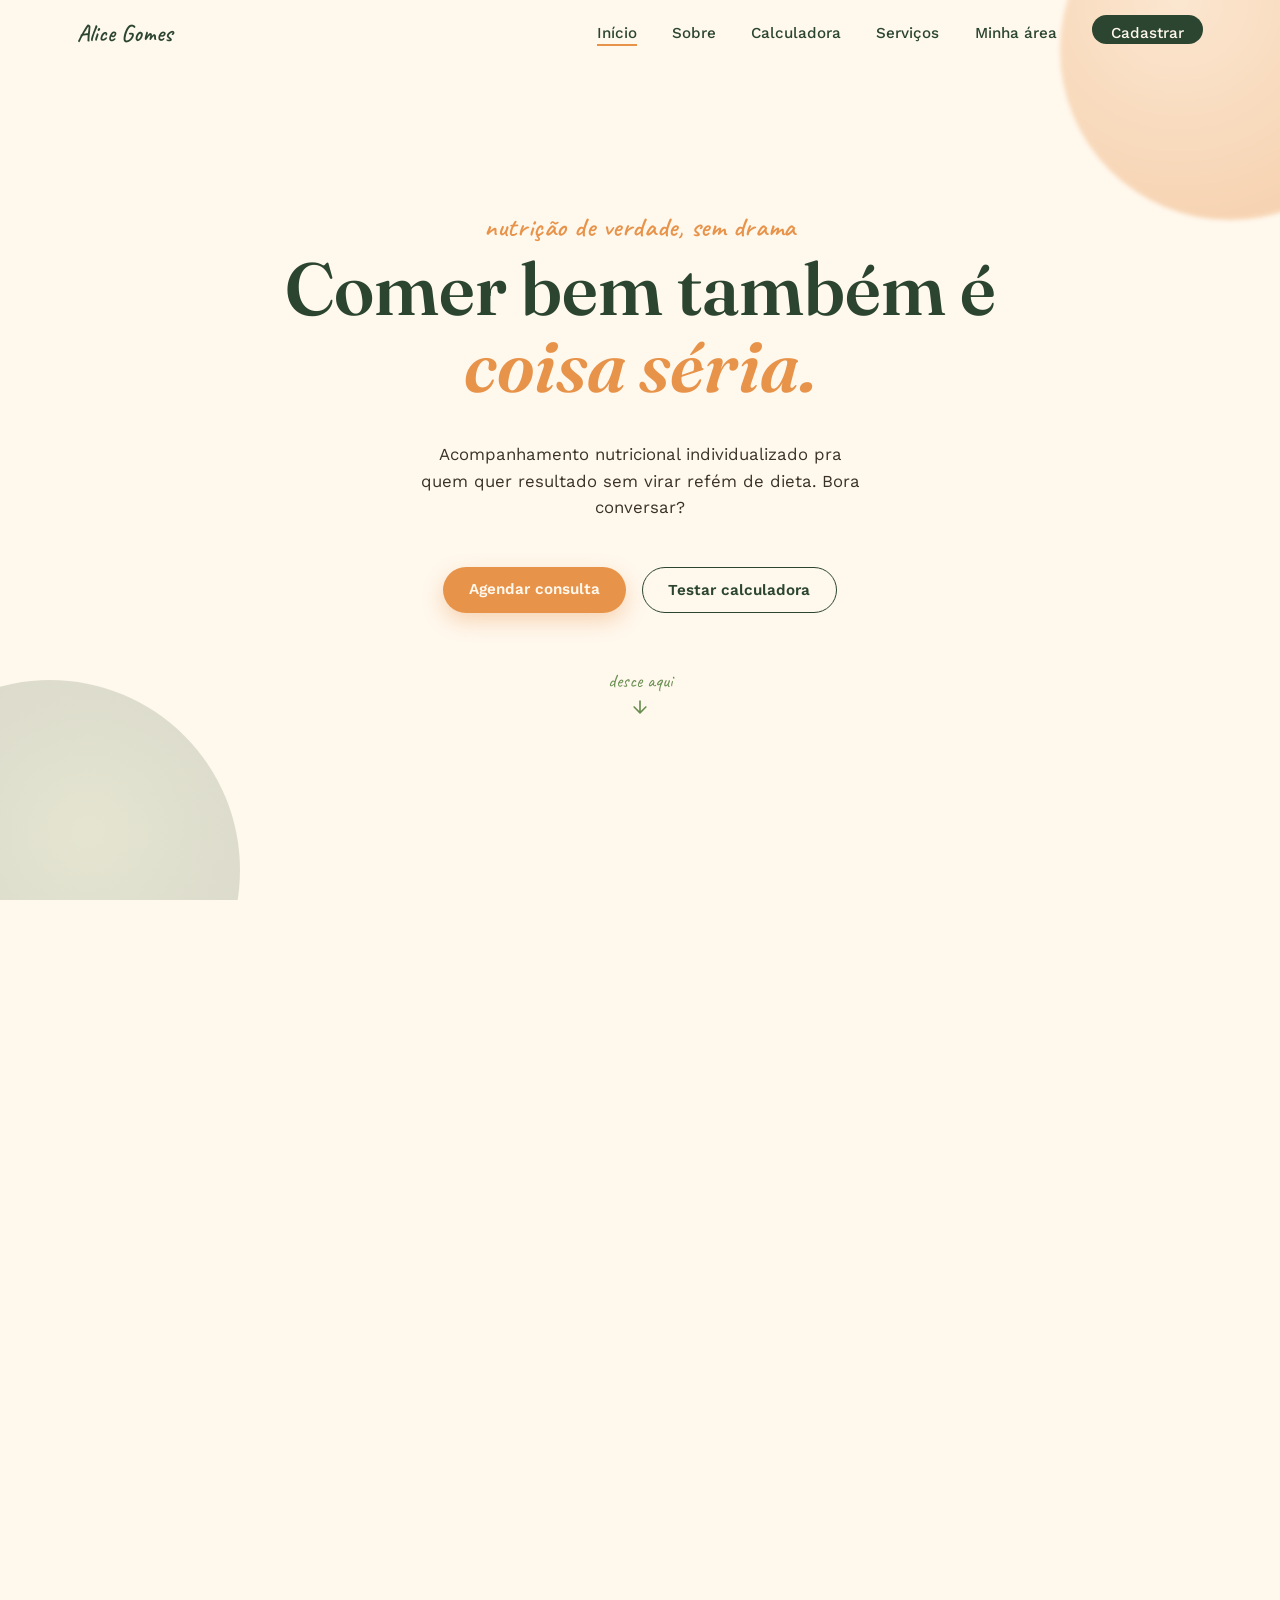
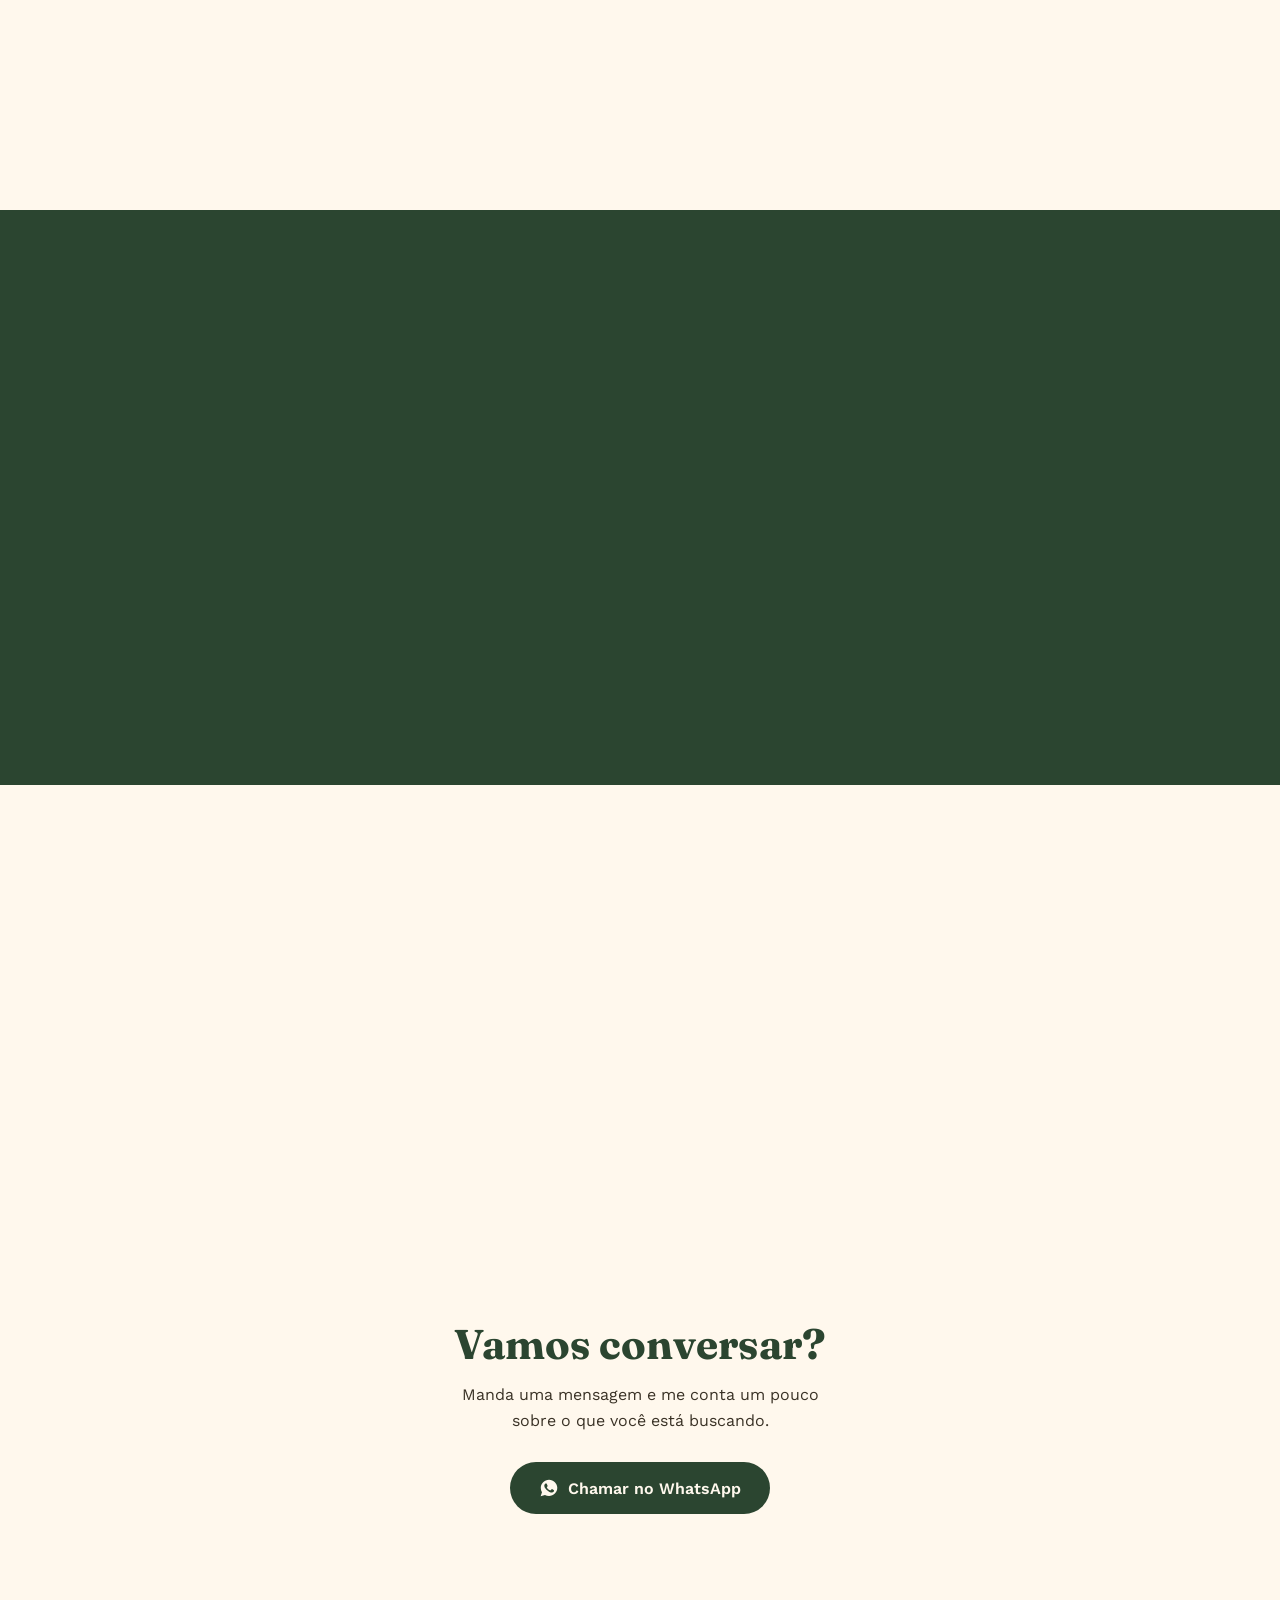
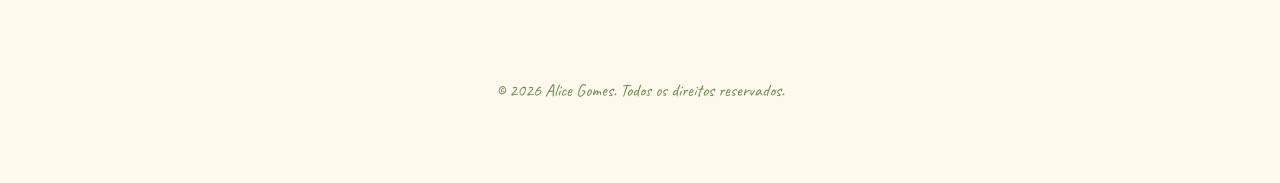
<file: index.html>
<!DOCTYPE html>
<html lang="pt-BR">

<head>
    <meta charset="UTF-8">
    <meta name="viewport" content="width=device-width, initial-scale=1.0">
    <title>Alice Gomes - Nutricionista</title>
    <link rel="preconnect" href="https://fonts.googleapis.com">
    <link
        href="https://fonts.googleapis.com/css2?family=Fraunces:ital,opsz,wght@0,9..144,400;0,9..144,600;1,9..144,500&family=Work+Sans:wght@400;500;600&family=Caveat:wght@500;600&display=swap"
        rel="stylesheet">
    <link rel="stylesheet" href="./css/style.css">
</head>

<body>

    <nav class="site-nav">
        <a href="./index.html" class="nav-logo">Alice Gomes</a>
        <ul class="nav-links">
            <li><a href="./index.html" class="active">Início</a></li>
            <li><a href="./pages/sobre.html">Sobre</a></li>
            <li><a href="#calculadora">Calculadora</a></li>
            <li><a href="#servicos">Serviços</a></li>
            <li><a href="./pages/area-paciente.html">Minha área</a></li>
            <li><a href="./pages/cadastro.html" class="nav-cta">Cadastrar</a></li>
        </ul>
        <button class="nav-toggle" aria-label="Abrir menu">
            <span></span><span></span><span></span>
        </button>
    </nav>

    <section class="hero">
        <p class="eyebrow reveal" style="animation-delay:.05s">nutrição de verdade, sem drama</p>
        <h1 class="reveal" style="animation-delay:.15s">Comer bem também é <em>coisa séria.</em></h1>
        <p class="sub reveal" style="animation-delay:.25s">
            Acompanhamento nutricional individualizado pra quem quer resultado
            sem virar refém de dieta. Bora conversar?
        </p>
        <div class="hero-ctas reveal" style="animation-delay:.32s">
            <a href="#contato" class="btn-primary">Agendar consulta</a>
            <a href="#calculadora" class="btn-ghost">Testar calculadora</a>
        </div>
        <div class="scroll-cue reveal" style="animation-delay:.4s">
            <span>desce aqui</span>
            <svg width="20" height="20" viewBox="0 0 24 24" fill="none" stroke="currentColor" stroke-width="2"
                stroke-linecap="round" stroke-linejoin="round">
                <path d="M12 5v14M5 12l7 7 7-7" />
            </svg>
        </div>
    </section>

    <section class="calc" id="calculadora">
        <div class="section-head">
            <span class="eyebrow reveal">calculadora</span>
            <h2 class="reveal" style="animation-delay:.05s">Quanto você precisa comer por dia?</h2>
        </div>

        <form id="calc-form" class="calc-wrap reveal" style="animation-delay:.1s" onsubmit="return false">
            <div>
                <div class="calc-toggle">
                    <button type="button" data-gender="f" class="active">Mulher</button>
                    <button type="button" data-gender="m">Homem</button>
                </div>
                <div class="calc-field">
                    <label for="calc-weight">Peso (kg)</label>
                    <input type="number" id="calc-weight" value="65" min="30" max="250">
                </div>
                <div class="calc-field">
                    <label for="calc-height">Altura (cm)</label>
                    <input type="number" id="calc-height" value="165" min="120" max="230">
                </div>
                <div class="calc-field">
                    <label for="calc-age">Idade</label>
                    <input type="number" id="calc-age" value="28" min="14" max="100">
                </div>
                <div class="calc-field">
                    <label for="calc-activity">Nível de atividade</label>
                    <select id="calc-activity">
                        <option value="1.2">Sedentário</option>
                        <option value="1.375" selected>Leve (1-3x/semana)</option>
                        <option value="1.55">Moderado (3-5x/semana)</option>
                        <option value="1.725">Intenso (6-7x/semana)</option>
                        <option value="1.9">Atleta</option>
                    </select>
                </div>
            </div>

            <div class="calc-result">
                <span class="label">seu gasto energético estimado</span>
                <span class="value"><span id="calc-result-value">--</span> <span class="unit">kcal/dia</span></span>
                <div class="breakdown">
                    <div><span>Taxa metabólica basal</span><span id="calc-bmr">--</span></div>
                    <div><span>Proteína / dia</span><span id="calc-protein">--</span></div>
                    <div><span>Carboidrato / dia</span><span id="calc-carb">--</span></div>
                    <div><span>Gordura / dia</span><span id="calc-fat">--</span></div>
                </div>
            </div>

            <p class="calc-disclaimer">Estimativa pela fórmula de Mifflin-St Jeor. Não substitui uma consulta —
                é só pra você ter uma ideia antes de conversarmos de verdade.</p>
        </form>
    </section>

    <section class="services" id="servicos">
        <div class="section-head">
            <span class="eyebrow reveal" style="color:var(--citrus-light)">como eu ajudo</span>
            <h2 class="reveal" style="animation-delay:.05s;color:var(--cream)">Serviços</h2>
        </div>
        <div class="services-grid">
            <div class="service-card reveal" style="animation-delay:.05s">
                <div class="citrus-frame small">
                    <div class="inner"><span>1</span></div>
                    <div class="rim"></div>
                </div>
                <h3>Consulta individual</h3>
                <p>Anamnese completa, plano alimentar sob medida e retornos de acompanhamento.</p>
            </div>
            <div class="service-card reveal" style="animation-delay:.12s">
                <div class="citrus-frame small">
                    <div class="inner"><span>2</span></div>
                    <div class="rim"></div>
                </div>
                <h3>Reeducação alimentar</h3>
                <p>Mudança de hábitos sem restrição extrema, no seu ritmo e com o que você gosta de comer.</p>
            </div>
            <div class="service-card reveal" style="animation-delay:.19s">
                <div class="citrus-frame small">
                    <div class="inner"><span>3</span></div>
                    <div class="rim"></div>
                </div>
                <h3>Nutrição esportiva</h3>
                <p>Ajuste de dieta pra performance, ganho de massa ou composição corporal.</p>
            </div>
        </div>
    </section>

    <section class="testimonials">
        <div class="section-head">
            <span class="eyebrow reveal">quem já passou por aqui</span>
            <h2 class="reveal" style="animation-delay:.05s">Depoimentos</h2>
        </div>
        <div class="testi-wrap reveal" style="animation-delay:.1s">
            <div class="testi-slide active">
                <p>"Nunca me senti julgada. Pela primeira vez consegui manter uma rotina alimentar de verdade."</p>
                <div class="who">— Marina T.</div>
            </div>
            <div class="testi-slide">
                <p>"O plano se encaixou na minha vida, não o contrário. Isso fez toda diferença."</p>
                <div class="who">— Rafael C.</div>
            </div>
            <div class="testi-slide">
                <p>"Simples, direta e muito atenciosa. Recomendo de olhos fechados."</p>
                <div class="who">— Juliana P.</div>
            </div>
            <div class="testi-dots">
                <button class="active" aria-label="Depoimento 1"></button>
                <button aria-label="Depoimento 2"></button>
                <button aria-label="Depoimento 3"></button>
            </div>
        </div>
    </section>

    <section class="contact" id="contato">
        <h2>Vamos conversar?</h2>
        <p>Manda uma mensagem e me conta um pouco sobre o que você está buscando.</p>
        <a class="whatsapp-btn" id="whatsapp-link" href="#" target="_blank" rel="noopener">
            <svg width="20" height="20" viewBox="0 0 24 24" fill="currentColor">
                <path
                    d="M12.04 2C6.58 2 2.13 6.45 2.13 11.91c0 1.87.5 3.62 1.44 5.13L2 22l5.13-1.54a9.9 9.9 0 0 0 4.9 1.28h.01c5.46 0 9.9-4.45 9.9-9.91C21.95 6.45 17.5 2 12.04 2Zm5.8 14.02c-.24.68-1.4 1.3-1.94 1.38-.5.08-1.12.11-1.8-.11-.42-.13-.95-.31-1.64-.6-2.88-1.24-4.77-4.12-4.91-4.31-.14-.19-1.18-1.57-1.18-3 0-1.42.75-2.12 1.02-2.41.27-.29.58-.36.78-.36.19 0 .39 0 .56.01.18.01.42-.07.66.5.24.58.83 2 .9 2.15.07.15.12.32.02.51-.1.19-.15.31-.3.48-.15.17-.31.38-.44.51-.15.15-.3.31-.13.6.17.29.75 1.24 1.62 2.01 1.11.99 2.05 1.3 2.34 1.45.29.15.46.13.63-.08.17-.21.72-.84.91-1.13.19-.29.38-.24.64-.14.26.1 1.65.78 1.93.92.28.14.47.21.53.33.06.12.06.68-.18 1.36Z" />
            </svg>
            Chamar no WhatsApp
        </a>
    </section>

    <script>
        const numeroWhatsapp = "5521975759828";
        const mensagemWhatsapp = "Oi, Alice! Vi seu site e queria saber mais sobre o acompanhamento nutricional.";

        document.getElementById('whatsapp-link').href =
            `https://wa.me/${numeroWhatsapp}?text=${encodeURIComponent(mensagemWhatsapp)}`;
    </script>

    <footer>
        <p>&copy; 2026 Alice Gomes. Todos os direitos reservados.</p>
    </footer>

    <script src="./js/script.js"></script>

</body>

</html>
</file>
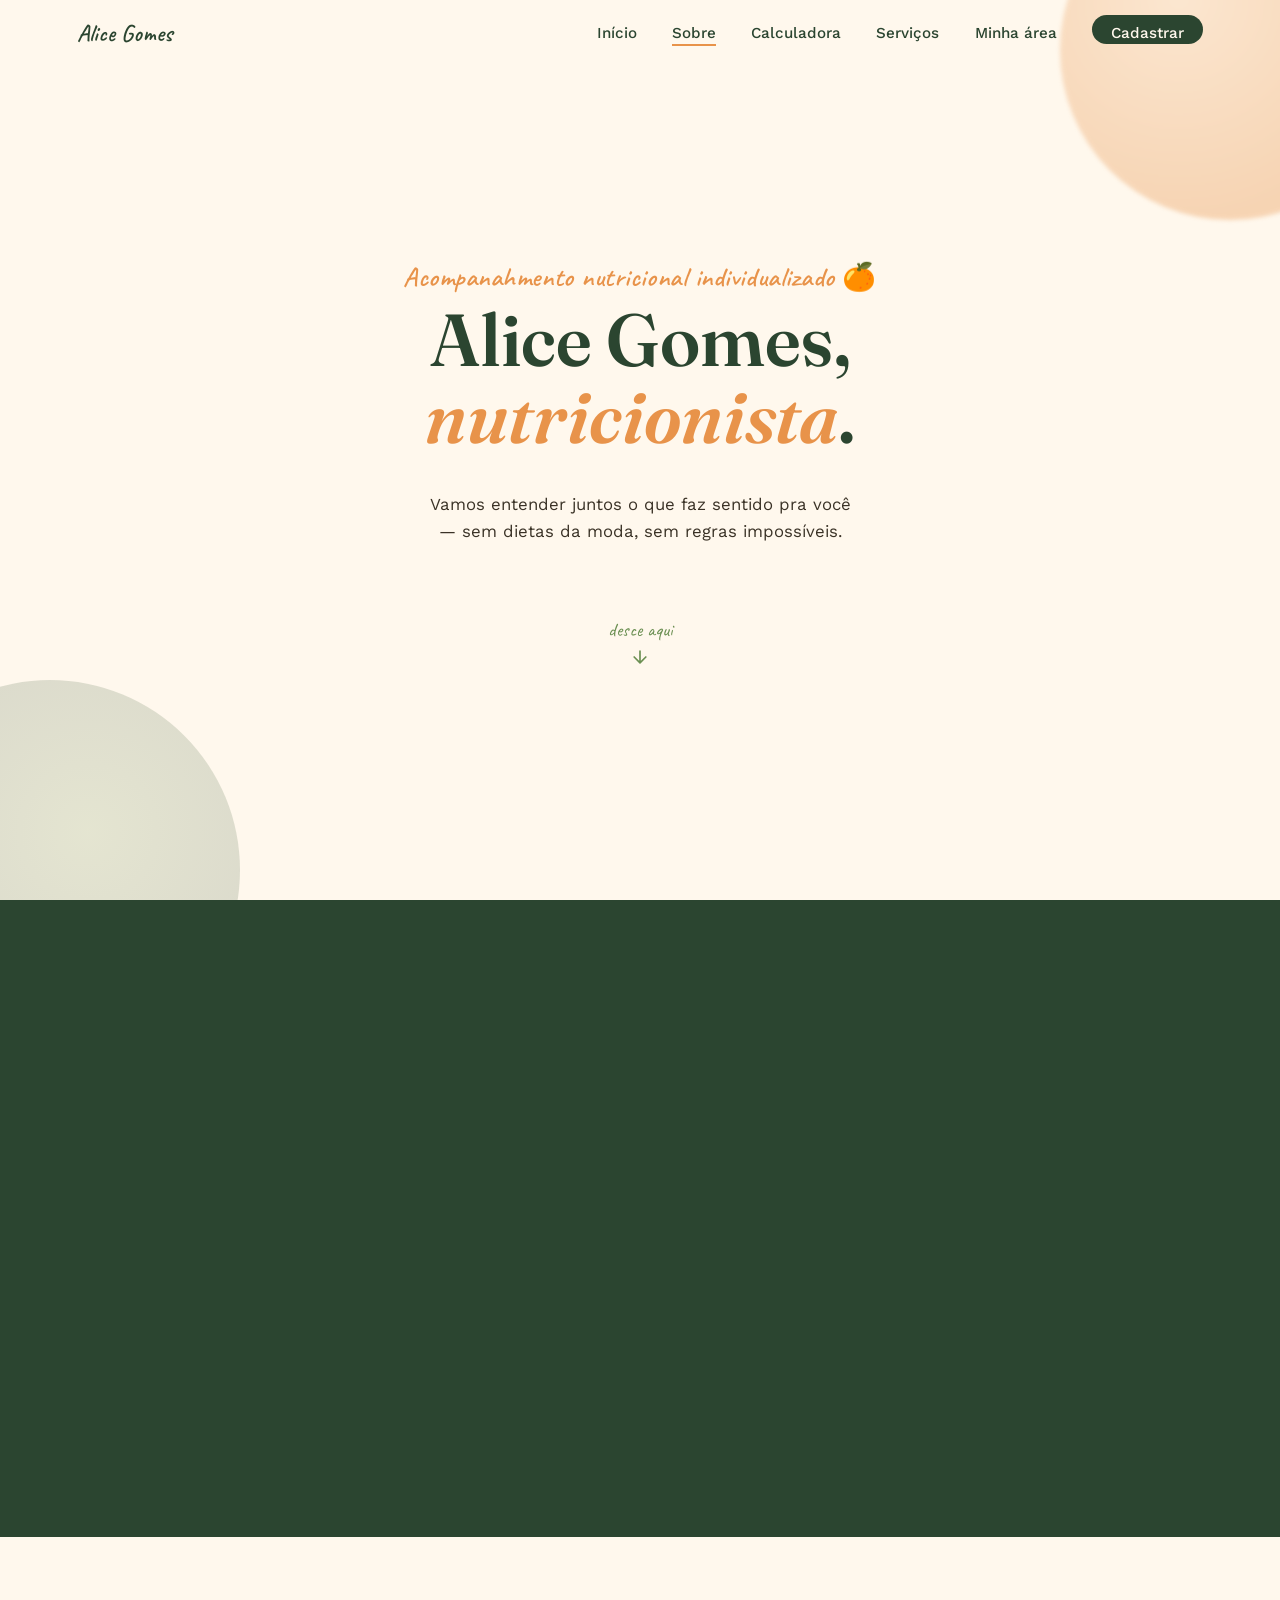
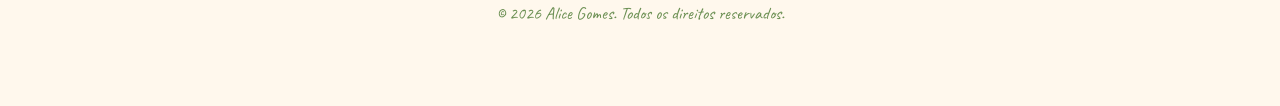
<file: pages/sobre.html>
<!DOCTYPE html>
<html lang="pt-BR">

<head>
    <meta charset="UTF-8">
    <meta name="viewport" content="width=device-width, initial-scale=1.0">
    <title>Sobre - Alice Gomes</title>
    <link rel="preconnect" href="https://fonts.googleapis.com">
    <link
        href="https://fonts.googleapis.com/css2?family=Fraunces:ital,opsz,wght@0,9..144,400;0,9..144,600;1,9..144,500&family=Work+Sans:wght@400;500;600&family=Caveat:wght@500;600&display=swap"
        rel="stylesheet">
    <link rel="stylesheet" href="../css/style.css">
</head>

<body>

    <nav class="site-nav">
        <a href="../index.html" class="nav-logo">Alice Gomes</a>
        <ul class="nav-links">
            <li><a href="../index.html">Início</a></li>
            <li><a href="./sobre.html" class="active">Sobre</a></li>
            <li><a href="../index.html#calculadora">Calculadora</a></li>
            <li><a href="../index.html#servicos">Serviços</a></li>
            <li><a href="area-paciente.html">Minha área</a></li>
            <li><a href="cadastro.html" class="nav-cta">Cadastrar</a></li>
        </ul>
        <button class="nav-toggle" aria-label="Abrir menu">
            <span></span><span></span><span></span>
        </button>
    </nav>

    <section class="hero">
        <p class="eyebrow reveal" style="animation-delay:.05s">Acompanahmento nutricional individualizado 🍊</p>
        <h1 class="reveal" style="animation-delay:.15s">Alice Gomes,<br><em>nutricionista</em>.</h1>
        <p class="sub reveal" style="animation-delay:.25s">
            Vamos entender juntos o que faz sentido pra você — sem dietas da moda, sem regras impossíveis.
        </p>
        <div class="scroll-cue reveal" style="animation-delay:.35s">
            <span>desce aqui</span>
            <svg width="20" height="20" viewBox="0 0 24 24" fill="none" stroke="currentColor" stroke-width="2"
                stroke-linecap="round" stroke-linejoin="round">
                <path d="M12 5v14M5 12l7 7 7-7" />
            </svg>
        </div>
    </section>

    <section class="about">
        <div class="about-card">
            <div class="citrus-frame reveal" style="animation-delay:0s">
                <div class="inner">
                    <img src="../img/perfil.png" alt="Foto de Alice Gomes">
                </div>
                <div class="rim"></div>
            </div>
            <div class="about-text">
                <h2 class="reveal" style="animation-delay:.1s">Sobre</h2>
                <p class="reveal" style="animation-delay:.2s">
                    Alice está terminando a faculdade de Nutrição e construiu esse espaço
                    como o consultório que ela quer ter: sem dieta da moda, sem culpa,
                    com espaço pra ciência e pra vida real acontecendo ao mesmo tempo.
                </p>
                <p class="reveal" style="animation-delay:.2s">
                    Assim que o CRN sair, os atendimentos começam por aqui. Até lá, esse
                    espaço vai sendo construído e testado com eficiência.
                </p>
                <div class="nota reveal" style="animation-delay:.3s">Nutrição não é sobre restrição, é sobre entender o seu corpo</div>
                <div class="updated reveal" style="animation-delay:.4s">atualizado pela última vez em 16 de julho de
                    2026
                </div>
                <a class="about-link reveal" style="animation-delay:.5s" href="../index.html#contato">me chama pra
                    conversar →</a>
            </div>
        </div>
    </section>

    <footer>
        <p>&copy; 2026 Alice Gomes. Todos os direitos reservados.</p>
    </footer>

    <script src="../js/script.js"></script>

</body>

</html>
</file>
<file: css/style.css>
:root {
    --cream: #FFF8ED;
    --forest: #2B4530;
    --leaf: #6B8F52;
    --citrus: #E8934A;
    --citrus-light: #F6C79B;
    --blush: #F2A9A0;
    --ink: #3A3226;
}

* {
    box-sizing: border-box;
}

html {
    scroll-behavior: smooth;
}

body {
    margin: 0;
    background: var(--cream);
    color: var(--ink);
    font-family: 'Work Sans', sans-serif;
    -webkit-font-smoothing: antialiased;
}

a {
    color: inherit;
}

@media (prefers-reduced-motion: reduce) {
    * {
        animation: none !important;
        transition: none !important;
    }

    .reveal {
        opacity: 1 !important;
    }
}

.reveal {
    opacity: 0;
}

.reveal.in-view {
    animation: riseIn .8s ease forwards;
}

@keyframes riseIn {
    from {
        opacity: 0;
        transform: translateY(14px);
    }

    to {
        opacity: 1;
        transform: translateY(0);
    }
}

@keyframes bob {

    0%,
    100% {
        transform: translateY(0);
    }

    50% {
        transform: translateY(6px);
    }
}

.site-nav {
    position: fixed;
    top: 0;
    left: 0;
    width: 100%;
    z-index: 50;
    display: flex;
    align-items: center;
    justify-content: space-between;
    padding: 1.1rem 6vw;
    background: transparent;
    transition: background .35s ease, box-shadow .35s ease, padding .35s ease;
}

.site-nav.scrolled {
    background: rgba(255, 248, 237, .92);
    backdrop-filter: blur(6px);
    box-shadow: 0 2px 18px rgba(43, 69, 48, .08);
    padding: .7rem 6vw;
}

.nav-logo {
    font-family: 'Caveat', cursive;
    font-size: 1.5rem;
    font-weight: 600;
    color: var(--forest);
    text-decoration: none;
}

.nav-links {
    display: flex;
    gap: 2.2rem;
    list-style: none;
    margin: 0;
    padding: 0;
}

.nav-links a {
    font-size: .95rem;
    font-weight: 500;
    text-decoration: none;
    color: var(--forest);
    position: relative;
    padding-bottom: 2px;
}

.nav-links a::after {
    content: "";
    position: absolute;
    left: 0;
    bottom: -2px;
    width: 0;
    height: 2px;
    background: var(--citrus);
    transition: width .25s ease;
}

.nav-links a:hover::after,
.nav-links a.active::after {
    width: 100%;
}

.nav-cta {
    background: var(--forest);
    color: var(--cream) !important;
    padding: .55rem 1.2rem;
    border-radius: 999px;
    font-size: .9rem;
    font-weight: 600;
    text-decoration: none;
    transition: transform .2s ease, background .2s ease;
}

.nav-cta:hover {
    background: var(--citrus);
    transform: translateY(-1px);
}

.nav-toggle {
    display: none;
    background: none;
    border: none;
    cursor: pointer;
    padding: .4rem;
}

.nav-toggle span {
    display: block;
    width: 24px;
    height: 2px;
    background: var(--forest);
    margin: 5px 0;
    transition: transform .25s ease, opacity .25s ease;
}

@media (max-width: 760px) {
    .nav-links {
        position: fixed;
        top: 0;
        right: 0;
        height: 100vh;
        width: min(78vw, 320px);
        background: var(--forest);
        flex-direction: column;
        justify-content: center;
        align-items: flex-start;
        gap: 1.8rem;
        padding: 2rem 2.4rem;
        transform: translateX(100%);
        transition: transform .35s ease;
    }

    .nav-links.open {
        transform: translateX(0);
    }

    .nav-links a {
        color: var(--cream);
        font-size: 1.15rem;
    }

    .nav-cta {
        background: var(--citrus);
    }

    .nav-toggle {
        display: block;
        z-index: 60;
    }

    .nav-toggle.open span:nth-child(1) {
        transform: translateY(7px) rotate(45deg);
    }

    .nav-toggle.open span:nth-child(2) {
        opacity: 0;
    }

    .nav-toggle.open span:nth-child(3) {
        transform: translateY(-7px) rotate(-45deg);
    }
}

.hero {
    min-height: 100vh;
    display: flex;
    flex-direction: column;
    align-items: center;
    justify-content: center;
    text-align: center;
    padding: 6vh 6vw;
    position: relative;
    overflow: hidden;
}

.hero::before {
    content: "";
    position: absolute;
    top: -120px;
    right: -120px;
    width: 340px;
    height: 340px;
    border-radius: 50%;
    background: radial-gradient(circle at 35% 35%, var(--citrus-light), var(--citrus) 70%);
    opacity: .35;
    filter: blur(2px);
}

.hero::after {
    content: "";
    position: absolute;
    bottom: -160px;
    left: -140px;
    width: 380px;
    height: 380px;
    border-radius: 50%;
    background: radial-gradient(circle at 60% 40%, var(--leaf), var(--forest) 75%);
    opacity: .18;
}

.eyebrow {
    font-family: 'Caveat', cursive;
    font-size: clamp(1.3rem, 2.2vw, 1.7rem);
    color: var(--citrus);
    font-weight: 600;
    letter-spacing: .02em;
    margin-bottom: .4rem;
}

.hero h1 {
    font-family: 'Fraunces', serif;
    font-weight: 600;
    font-size: clamp(2.4rem, 6vw, 4.6rem);
    line-height: 1.05;
    color: var(--forest);
    max-width: 16ch;
    margin: 0 0 1.2rem 0;
}

.hero h1 em {
    font-style: italic;
    color: var(--citrus);
}

.hero p.sub {
    max-width: 44ch;
    font-size: 1.05rem;
    line-height: 1.6;
    color: var(--ink);
}

.hero-ctas {
    display: flex;
    gap: 1rem;
    margin-top: 1.8rem;
    flex-wrap: wrap;
    justify-content: center;
}

.btn-primary,
.btn-ghost {
    font-family: 'Work Sans', sans-serif;
    font-weight: 600;
    font-size: .95rem;
    padding: .8rem 1.6rem;
    border-radius: 999px;
    text-decoration: none;
    transition: transform .2s ease, background .2s ease, box-shadow .2s ease;
}

.btn-primary {
    background: var(--citrus);
    color: var(--cream);
    box-shadow: 0 8px 20px rgba(232, 147, 74, .35);
}

.btn-primary:hover {
    transform: translateY(-2px);
    box-shadow: 0 12px 24px rgba(232, 147, 74, .45);
}

.btn-ghost {
    background: transparent;
    color: var(--forest);
    border: 1.5px solid var(--forest);
}

.btn-ghost:hover {
    background: var(--forest);
    color: var(--cream);
}

.scroll-cue {
    margin-top: 3.5rem;
    font-family: 'Caveat', cursive;
    font-size: 1.2rem;
    color: var(--leaf);
    display: flex;
    flex-direction: column;
    align-items: center;
    gap: .3rem;
}

.scroll-cue svg {
    animation: bob 1.8s ease-in-out infinite;
}

.section-head {
    text-align: center;
    max-width: 46ch;
    margin: 0 auto 3.2rem;
}

.section-head .eyebrow {
    display: block;
}

.section-head h2 {
    font-family: 'Fraunces', serif;
    font-weight: 600;
    font-size: clamp(1.8rem, 4vw, 2.6rem);
    color: var(--forest);
    margin: 0;
}

.about {
    background: var(--forest);
    color: var(--cream);
    padding: 9vh 6vw;
    display: flex;
    justify-content: center;
}

.about-card {
    display: flex;
    flex-direction: column;
    align-items: center;
    text-align: center;
    gap: 2rem;
    max-width: 820px;
    width: 100%;
}

@media (min-width: 641px) {
    .about-card {
        flex-direction: row;
        align-items: center;
        text-align: left;
        gap: 3.2rem;
    }
}

.citrus-frame {
    width: 150px;
    height: 150px;
    border-radius: 50%;
    flex-shrink: 0;
    position: relative;
    background: repeating-conic-gradient(from 0deg, var(--citrus-light) 0deg 14deg, var(--citrus) 14deg 28deg);
    padding: 10px;
    transition: transform .4s ease;
}

@media (min-width: 641px) {
    .citrus-frame {
        width: 200px;
        height: 200px;
    }
}

.citrus-frame:hover {
    transform: rotate(6deg) scale(1.03);
}

.citrus-frame .inner {
    width: 100%;
    height: 100%;
    border-radius: 50%;
    background: var(--cream);
    display: flex;
    align-items: center;
    justify-content: center;
    position: relative;
    overflow: hidden;
}

.citrus-frame .inner span {
    font-family: 'Fraunces', serif;
    font-style: italic;
    font-size: 3.4rem;
    color: var(--forest);
}

.citrus-frame .rim {
    position: absolute;
    inset: 6px;
    border-radius: 50%;
    border: 2px dashed rgba(255, 255, 255, .55);
}

.inner img {
    width: 100%;
}

.citrus-frame.small {
    width: 92px;
    height: 92px;
    padding: 6px;
}

.citrus-frame.small .inner span {
    font-size: 1.6rem;
}

.about-text h2 {
    font-family: 'Caveat', cursive;
    color: var(--citrus-light);
    font-size: 1.4rem;
    margin: 0 0 .6rem 0;
    font-weight: 600;
}

.about-text p {
    font-family: 'Fraunces', serif;
    font-size: 1.15rem;
    line-height: 1.55;
    margin: 0 auto 1.4rem;
    max-width: 32ch;
}

@media (min-width: 641px) {
    .about-text p {
        font-size: 1.35rem;
        margin: 0 0 1.4rem 0;
        max-width: 38ch;
    }
}

.nota {
    display: inline-block;
    font-family: 'Caveat', cursive;
    font-size: 1.25rem;
    color: var(--forest);
    background: var(--citrus-light);
    padding: .6rem 1.1rem;
    border-radius: 14px 4px 14px 4px;
    transform: rotate(-2deg);
    box-shadow: 0 6px 14px rgba(0, 0, 0, .18);
}

.updated {
    margin-top: 1rem;
    font-size: .8rem;
    letter-spacing: .04em;
    text-transform: uppercase;
    color: rgba(255, 248, 237, .55);
}

.about-link {
    display: inline-block;
    margin-top: 1.4rem;
    font-family: 'Caveat', cursive;
    font-size: 1.3rem;
    color: var(--citrus-light);
    text-decoration: underline;
    text-underline-offset: 4px;
}

.calc {
    padding: 9vh 6vw;
    background: var(--cream);
}

.calc-wrap {
    max-width: 920px;
    margin: 0 auto;
    display: grid;
    grid-template-columns: 1fr 1fr;
    gap: 2.4rem;
    background: #fff;
    border: 1.5px solid rgba(43, 69, 48, .12);
    border-radius: 24px;
    padding: 2.6rem;
    box-shadow: 0 20px 44px rgba(43, 69, 48, .08);
}

@media (max-width: 760px) {
    .calc-wrap {
        grid-template-columns: 1fr;
        padding: 1.8rem;
        gap: 1.6rem;
    }
}

.calc-field {
    margin-bottom: 1.2rem;
}

.calc-field label {
    display: block;
    font-size: .85rem;
    font-weight: 600;
    color: var(--forest);
    margin-bottom: .4rem;
}

.calc-field input,
.calc-field select {
    width: 100%;
    padding: .7rem .9rem;
    border-radius: 10px;
    border: 1.5px solid rgba(43, 69, 48, .2);
    font-family: 'Work Sans', sans-serif;
    font-size: .95rem;
    background: var(--cream);
    color: var(--ink);
}

.calc-field input:focus,
.calc-field select:focus {
    outline: 2px solid var(--citrus);
    outline-offset: 1px;
}

.calc-toggle {
    display: flex;
    gap: .6rem;
    margin-bottom: 1.4rem;
}

.calc-toggle button {
    flex: 1;
    padding: .6rem;
    border-radius: 999px;
    border: 1.5px solid var(--forest);
    background: transparent;
    color: var(--forest);
    font-weight: 600;
    font-size: .85rem;
    cursor: pointer;
    transition: background .2s ease, color .2s ease;
}

.calc-toggle button.active {
    background: var(--forest);
    color: var(--cream);
}

.calc-result {
    background: var(--forest);
    color: var(--cream);
    border-radius: 18px;
    padding: 2rem;
    display: flex;
    flex-direction: column;
    align-items: center;
    justify-content: center;
    text-align: center;
    position: relative;
    overflow: hidden;
}

.calc-result::before {
    content: "";
    position: absolute;
    width: 220px;
    height: 220px;
    border-radius: 50%;
    background: radial-gradient(circle, var(--citrus) 0%, transparent 70%);
    opacity: .25;
    top: -60px;
    right: -60px;
}

.calc-result .label {
    font-family: 'Caveat', cursive;
    font-size: 1.2rem;
    color: var(--citrus-light);
    margin-bottom: .3rem;
}

.calc-result .value {
    font-family: 'Fraunces', serif;
    font-size: clamp(2.4rem, 6vw, 3.2rem);
    font-weight: 600;
    line-height: 1;
}

.calc-result .unit {
    font-size: 1rem;
    font-weight: 400;
    opacity: .8;
}

.calc-result .breakdown {
    margin-top: 1.6rem;
    width: 100%;
    display: flex;
    flex-direction: column;
    gap: .5rem;
    font-size: .82rem;
    position: relative;
}

.calc-result .breakdown div {
    display: flex;
    justify-content: space-between;
    border-bottom: 1px dashed rgba(255, 248, 237, .25);
    padding-bottom: .35rem;
}

.calc-disclaimer {
    grid-column: 1 / -1;
    font-size: .78rem;
    color: var(--ink);
    opacity: .6;
    text-align: center;
    margin-top: -.6rem;
}

.services {
    padding: 9vh 6vw;
    background: var(--forest);
    color: var(--cream);
}

.services-grid {
    max-width: 1040px;
    margin: 0 auto;
    display: grid;
    grid-template-columns: repeat(3, 1fr);
    gap: 1.6rem;
}

@media (max-width: 860px) {
    .services-grid {
        grid-template-columns: 1fr;
    }
}

.service-card {
    background: rgba(255, 248, 237, .05);
    border: 1px solid rgba(255, 248, 237, .15);
    border-radius: 18px;
    padding: 1.8rem;
    transition: transform .25s ease, background .25s ease;
}

.service-card:hover {
    transform: translateY(-4px);
    background: rgba(255, 248, 237, .1);
}

.service-card .citrus-frame.small {
    margin-bottom: 1rem;
}

.service-card h3 {
    font-family: 'Fraunces', serif;
    font-size: 1.25rem;
    margin: 0 0 .5rem;
}

.service-card p {
    font-size: .92rem;
    line-height: 1.55;
    color: rgba(255, 248, 237, .8);
    margin: 0;
}

.testimonials {
    padding: 9vh 6vw;
    background: var(--cream);
}

.testi-wrap {
    max-width: 640px;
    margin: 0 auto;
    position: relative;
    text-align: center;
}

.testi-slide {
    display: none;
}

.testi-slide.active {
    display: block;
    animation: riseIn .5s ease;
}

.testi-slide p {
    font-family: 'Fraunces', serif;
    font-style: italic;
    font-size: 1.3rem;
    line-height: 1.6;
    color: var(--forest);
}

.testi-slide .who {
    margin-top: 1rem;
    font-family: 'Caveat', cursive;
    font-size: 1.2rem;
    color: var(--citrus);
}

.testi-dots {
    display: flex;
    justify-content: center;
    gap: .5rem;
    margin-top: 1.6rem;
}

.testi-dots button {
    width: 9px;
    height: 9px;
    border-radius: 50%;
    border: none;
    background: var(--citrus-light);
    cursor: pointer;
    padding: 0;
}

.testi-dots button.active {
    background: var(--citrus);
    transform: scale(1.25);
}

.contact {
    padding: 9vh 6vw 11vh;
    background: var(--cream);
    text-align: center;
}

.contact h2 {
    font-family: 'Fraunces', serif;
    color: var(--forest);
    font-size: clamp(1.8rem, 4vw, 2.6rem);
    margin: 0 0 .8rem;
}

.contact p {
    max-width: 40ch;
    margin: 0 auto 1.8rem;
    line-height: 1.6;
}

.whatsapp-btn {
    display: inline-flex;
    align-items: center;
    gap: .6rem;
    background: var(--forest);
    color: var(--cream);
    padding: 1rem 1.8rem;
    border-radius: 999px;
    text-decoration: none;
    font-weight: 600;
    transition: transform .2s ease, background .2s ease;
}

.whatsapp-btn:hover {
    background: var(--citrus);
    transform: translateY(-2px);
}

footer {
    text-align: center;
    padding: 3rem 6vw 4rem;
    font-family: 'Caveat', cursive;
    font-size: 1.1rem;
    color: var(--leaf);
    background: var(--cream);
}
</file>
